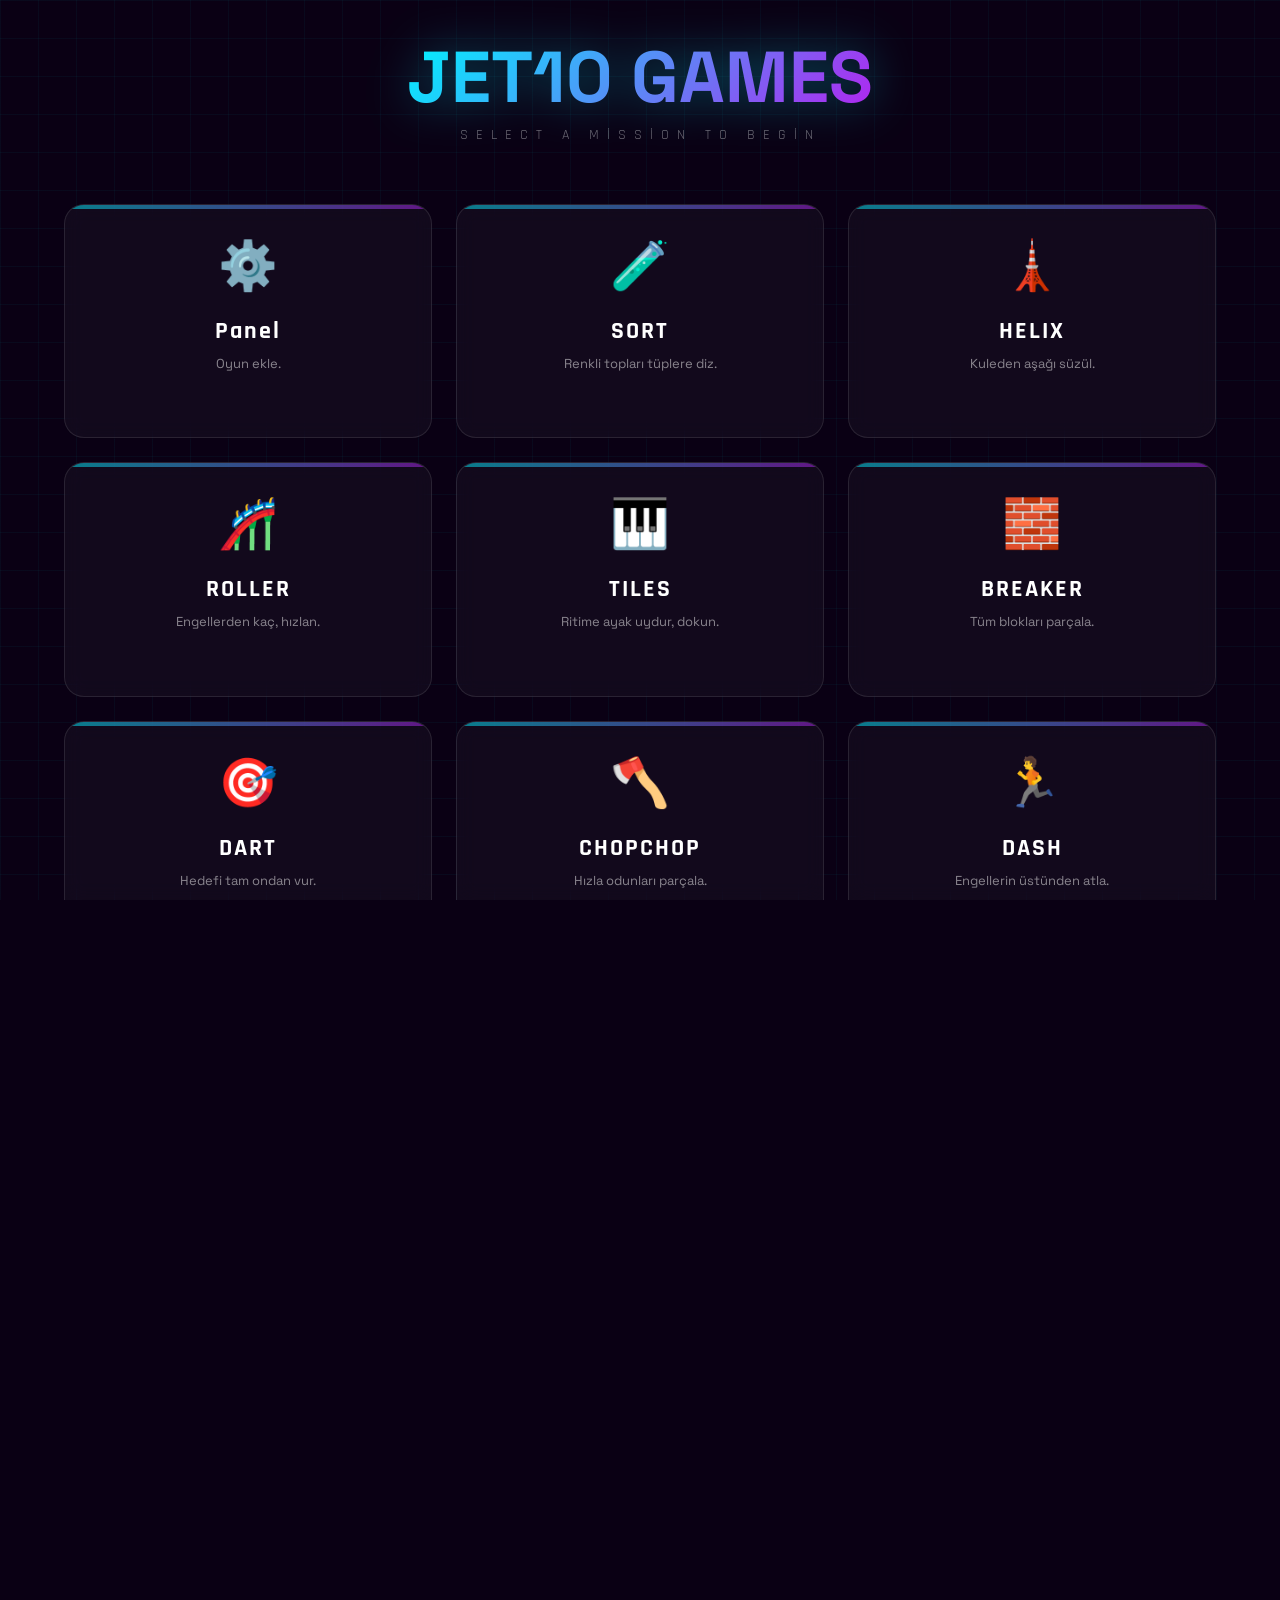
<file: index.html>
<!DOCTYPE html>
<html lang="tr">
<head>
    <meta charset="UTF-8">
    <meta name="viewport" content="width=device-width, initial-scale=1.0, maximum-scale=1.0, user-scalable=no">
    <title>Neon Game Hub</title>
    <link rel="stylesheet" href="shared/neon-shared.css">
    <link rel="stylesheet" href="style.css">
</head>
<body>
    <div class="hub-container">
        <header>
            <h1 class="neon-title">JET10 GAMES</h1>
            <p class="subtitle">Select a mission to begin</p>
        </header>

        <main class="game-grid" id="game-grid">
            <a href="admin_panel/index.html" class="game-card">
                <div class="card-icon">⚙️</div>
                <div class="game-title-card">Panel</div>
                <p class="card-desc">Oyun ekle.</p>
                <div class="play-hint">Veri Ekle</div>
            </a>
            <a href="Sort/index.html" class="game-card">
                <div class="card-icon">🧪</div>
                <div class="game-title-card">SORT</div>
                <p class="card-desc">Renkli topları tüplere diz.</p>
                <div class="play-hint">PLAY NOW</div>
            </a>
            <a href="Helix/index.html" class="game-card">
                <div class="card-icon">🗼</div>
                <div class="game-title-card">HELIX</div>
                <p class="card-desc">Kuleden aşağı süzül.</p>
                <div class="play-hint">PLAY NOW</div>
            </a>
            <a href="Roller/index.html" class="game-card">
                <div class="card-icon">🎢</div>
                <div class="game-title-card">ROLLER</div>
                <p class="card-desc">Engellerden kaç, hızlan.</p>
                <div class="play-hint">PLAY NOW</div>
            </a>
            <a href="Tiles/index.html" class="game-card">
                <div class="card-icon">🎹</div>
                <div class="game-title-card">TILES</div>
                <p class="card-desc">Ritime ayak uydur, dokun.</p>
                <div class="play-hint">PLAY NOW</div>
            </a>
            <a href="Breaker/index.html" class="game-card">
                <div class="card-icon">🧱</div>
                <div class="game-title-card">BREAKER</div>
                <p class="card-desc">Tüm blokları parçala.</p>
                <div class="play-hint">PLAY NOW</div>
            </a>
            <a href="Dart/index.html" class="game-card">
                <div class="card-icon">🎯</div>
                <div class="game-title-card">DART</div>
                <p class="card-desc">Hedefi tam ondan vur.</p>
                <div class="play-hint">PLAY NOW</div>
            </a>
            <a href="ChopChop/index.html" class="game-card">
                <div class="card-icon">🪓</div>
                <div class="game-title-card">CHOPCHOP</div>
                <p class="card-desc">Hızla odunları parçala.</p>
                <div class="play-hint">PLAY NOW</div>
            </a>
            <a href="Dash/index.html" class="game-card">
                <div class="card-icon">🏃</div>
                <div class="game-title-card">DASH</div>
                <p class="card-desc">Engellerin üstünden atla.</p>
                <div class="play-hint">PLAY NOW</div>
            </a>
            <a href="ColorBall/index.html" class="game-card">
                <div class="card-icon">🔄</div>
                <div class="game-title-card">COLORBALL</div>
                <p class="card-desc">Renkleri eşleştir, geç.</p>
                <div class="play-hint">PLAY NOW</div>
            </a>
            <a href="Snake/index.html" class="game-card">
                <div class="card-icon">🐍</div>
                <div class="game-title-card">SNAKE</div>
                <p class="card-desc">Büyü ama kendine çarpma.</p>
                <div class="play-hint">PLAY NOW</div>
            </a>
            <a href="StickMaster/index.html" class="game-card">
                <div class="card-icon">╱</div>
                <div class="game-title-card">STICKMASTER</div>
                <p class="card-desc">Çubuğu uzatmak için basılı tut.</p>
                <div class="play-hint">PLAY NOW</div>
            </a>
            <a href="Tower/index.html" class="game-card">
                <div class="card-icon">🏢</div>
                <div class="game-title-card">TOWER</div>
                <p class="card-desc">Blokları üst üste diz.</p>
                <div class="play-hint">PLAY NOW</div>
            </a>
            <a href="ZigZag/index.html" class="game-card">
                <div class="card-icon">🛣️</div>
                <div class="game-title-card">ZIGZAG</div>
                <p class="card-desc">Yoldan çıkmadan ilerle.</p>
                <div class="play-hint">PLAY NOW</div>
            </a>
        </main>

        <footer>
            <div class="footer-info">
                <span class="version">V 1.2.0</span>
                <span class="status">SYSTEM: ONLINE</span>
            </div>
        </footer>
    </div>

    <!-- Scripts removed, standalone page mode -->
</body>
</html>
</file>
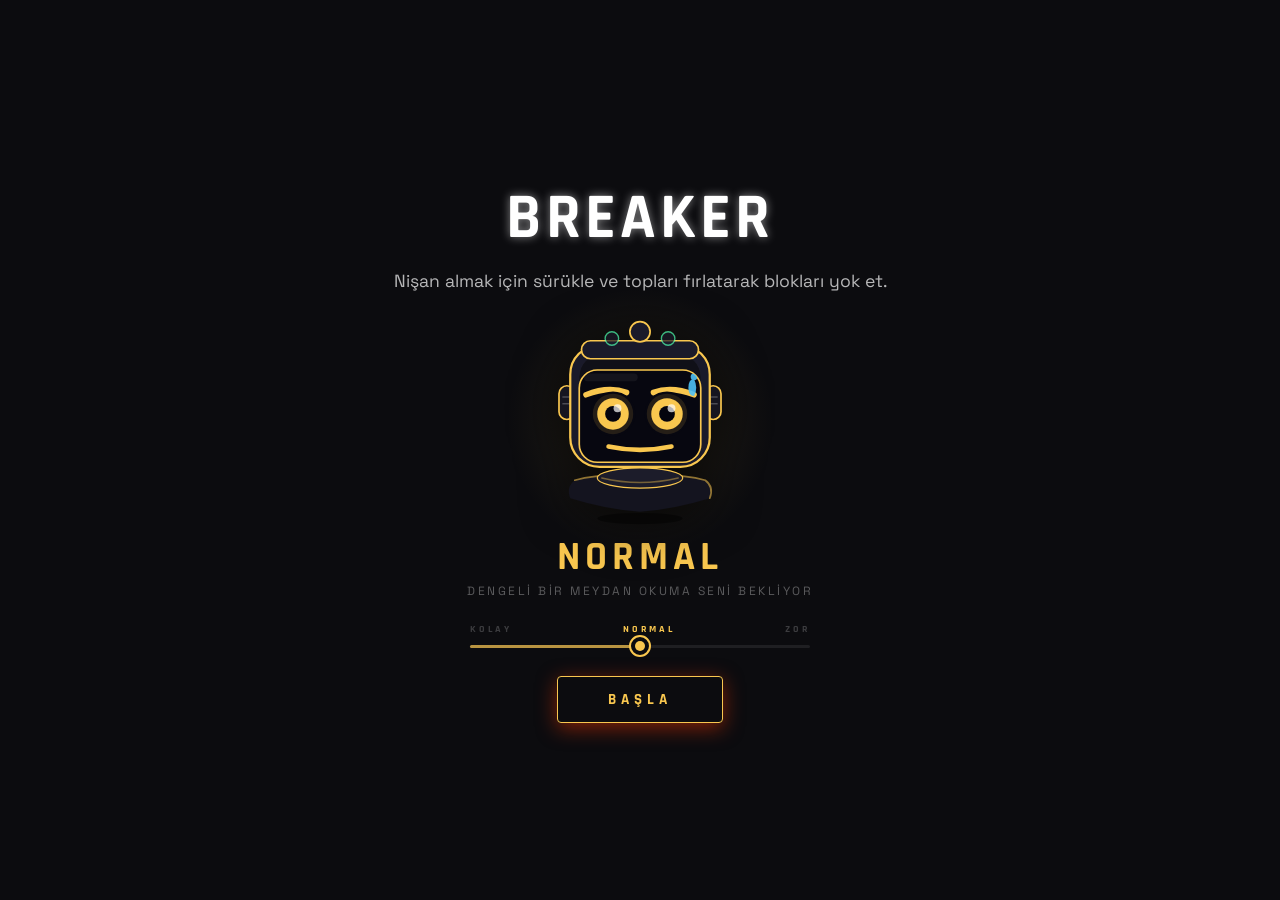
<file: Breaker/index.html>
<!DOCTYPE html>
<html lang="en">
<head>
    <meta charset="UTF-8">
    <meta name="viewport" content="width=device-width, initial-scale=1.0, maximum-scale=1.0, user-scalable=no">
    <title>Neon Breaker</title>
    <link rel="stylesheet" href="style.css">
</head>
<body>
    <div id="game-container">
        <canvas id="game-canvas"></canvas>
    </div>
    
    <div id="ui-layer">
        <div id="hud">
            <div id="score-display">0</div>
        </div>
    </div>
        
    <script src="../shared/neon-menu.js"></script>
    <script src="../shared/neon-shared.js"></script>
    <script src="app.js"></script>
</body>
</html>
</file>
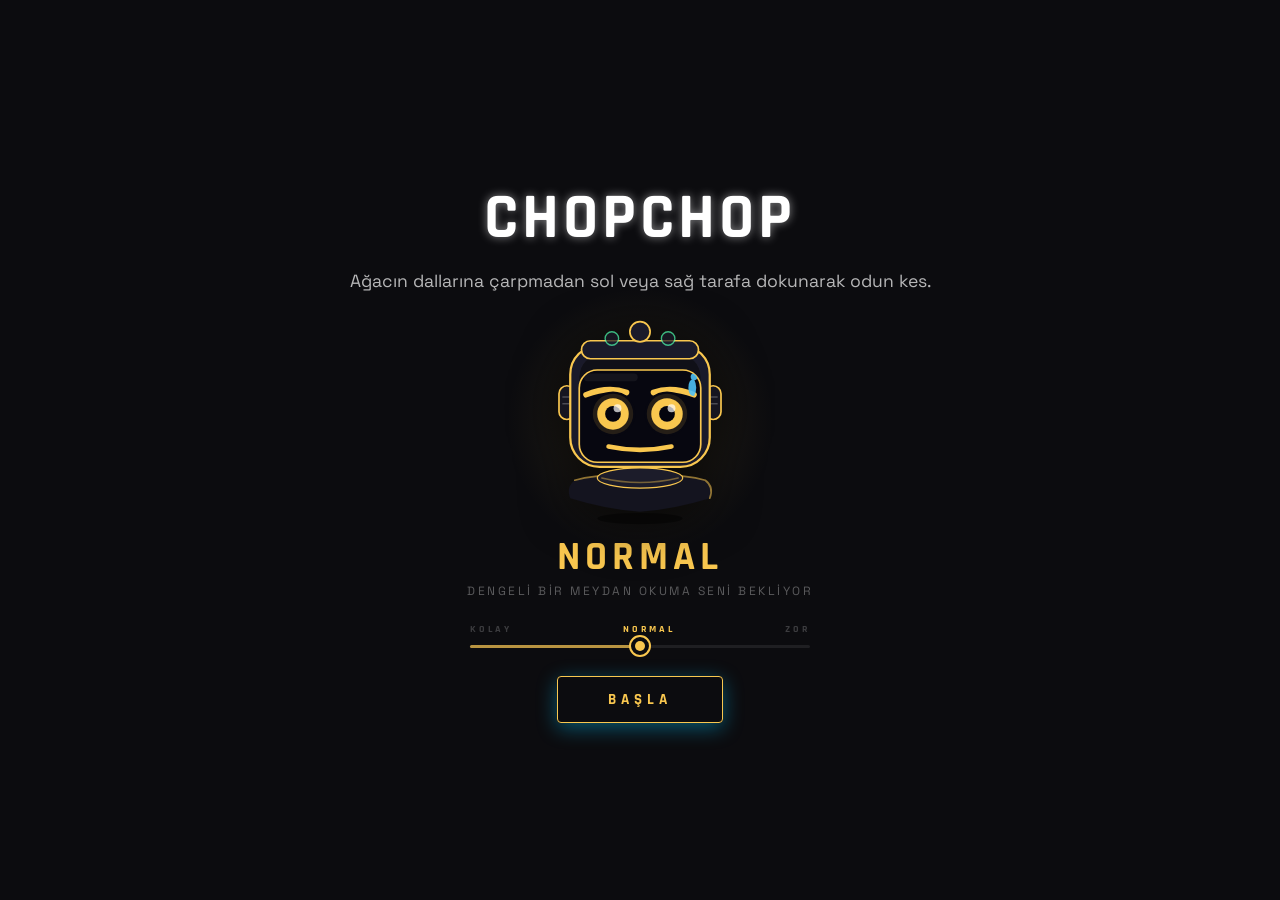
<file: ChopChop/index.html>
<!DOCTYPE html>
<html lang="en">

<head>
    <meta charset="UTF-8">
    <meta name="viewport" content="width=device-width, initial-scale=1.0, maximum-scale=1.0, user-scalable=no">
    <title>Neon Chop</title>
    <link rel="stylesheet" href="style.css">
</head>

<body>
    <div id="game-container">
        <canvas id="game-canvas"></canvas>
    </div>

    <div id="ui-layer">
        <div id="hud">
            <div id="score-display">0</div>
        </div>

        <div id="time-bar-container">
            <div id="time-bar"></div>
        </div>
    </div>

    <div id="left-btn" class="control-btn"></div>
    <div id="right-btn" class="control-btn"></div>

    <script src="../shared/neon-menu.js"></script>
    <script src="../shared/neon-shared.js"></script>
    <script src="app.js"></script>
</body>

</html>
</file>
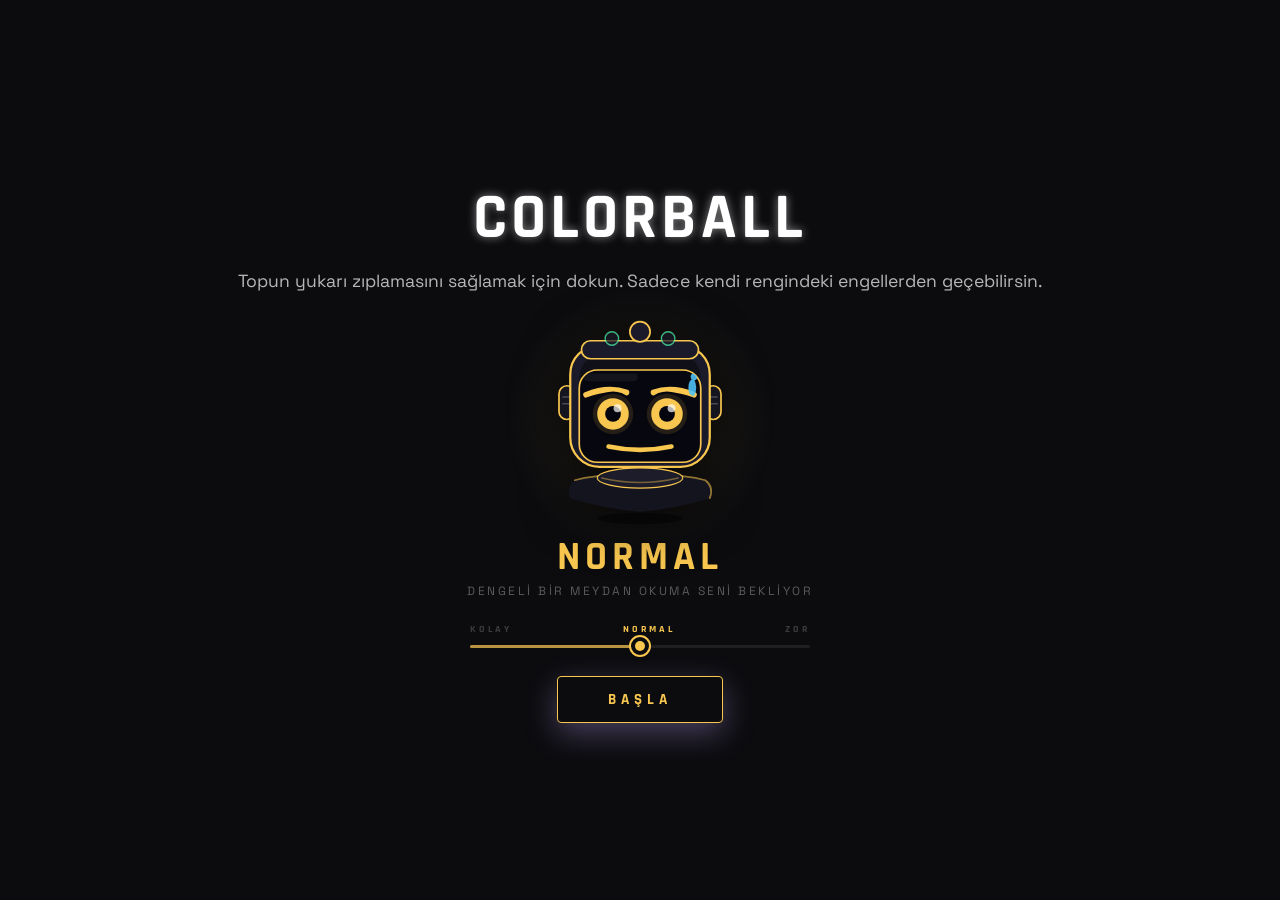
<file: ColorBall/index.html>
<!DOCTYPE html>
<html lang="en">

<head>
    <meta charset="UTF-8">
    <meta name="viewport" content="width=device-width, initial-scale=1.0, maximum-scale=1.0, user-scalable=no">
    <title>Neon Switch</title>
    <link rel="stylesheet" href="style.css">
</head>

<body>
    <div id="game-container">
        <canvas id="game-canvas"></canvas>
    </div>

    <div id="ui-layer">
        <div id="hud">
            <div id="score-display">0</div>
        </div>
    </div>

    <script src="../shared/neon-menu.js"></script>
    <script src="../shared/neon-shared.js"></script>
    <script src="app.js"></script>
</body>

</html>
</file>
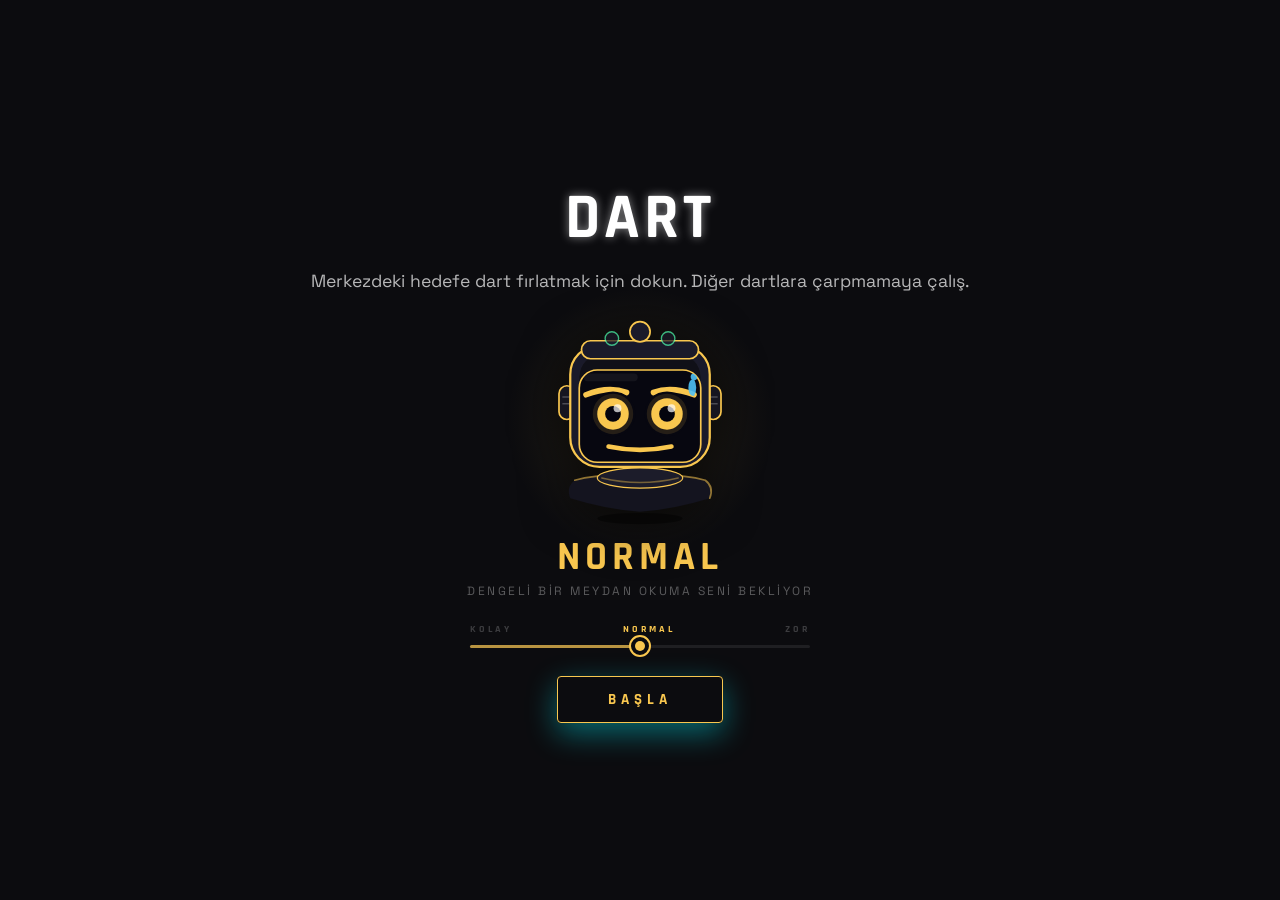
<file: Dart/index.html>
<!DOCTYPE html>
<html lang="en">

<head>
    <meta charset="UTF-8">
    <meta name="viewport" content="width=device-width, initial-scale=1.0, maximum-scale=1.0, user-scalable=no">
    <title>Neon Darts</title>
    <link rel="stylesheet" href="style.css">
</head>

<body>
    <div id="game-container">
        <canvas id="game-canvas"></canvas>
    </div>

    <div id="ui-layer">
        <div id="hud">
            <div class="hud-item">
                <span class="hud-label">LEVEL</span>
                <span class="hud-value" id="level-display">1</span>
            </div>
            <div class="hud-item right">
                <span class="hud-label">SCORE</span>
                <span class="hud-value" id="score-display">0</span>
            </div>
        </div>

        <div id="darts-container"></div>
        <div id="perfect-banner">LEVEL UP!</div>
    </div>

    <script src="../shared/neon-menu.js"></script>
    <script src="../shared/neon-shared.js"></script>
    <script src="app.js"></script>
</body>

</html>
</file>
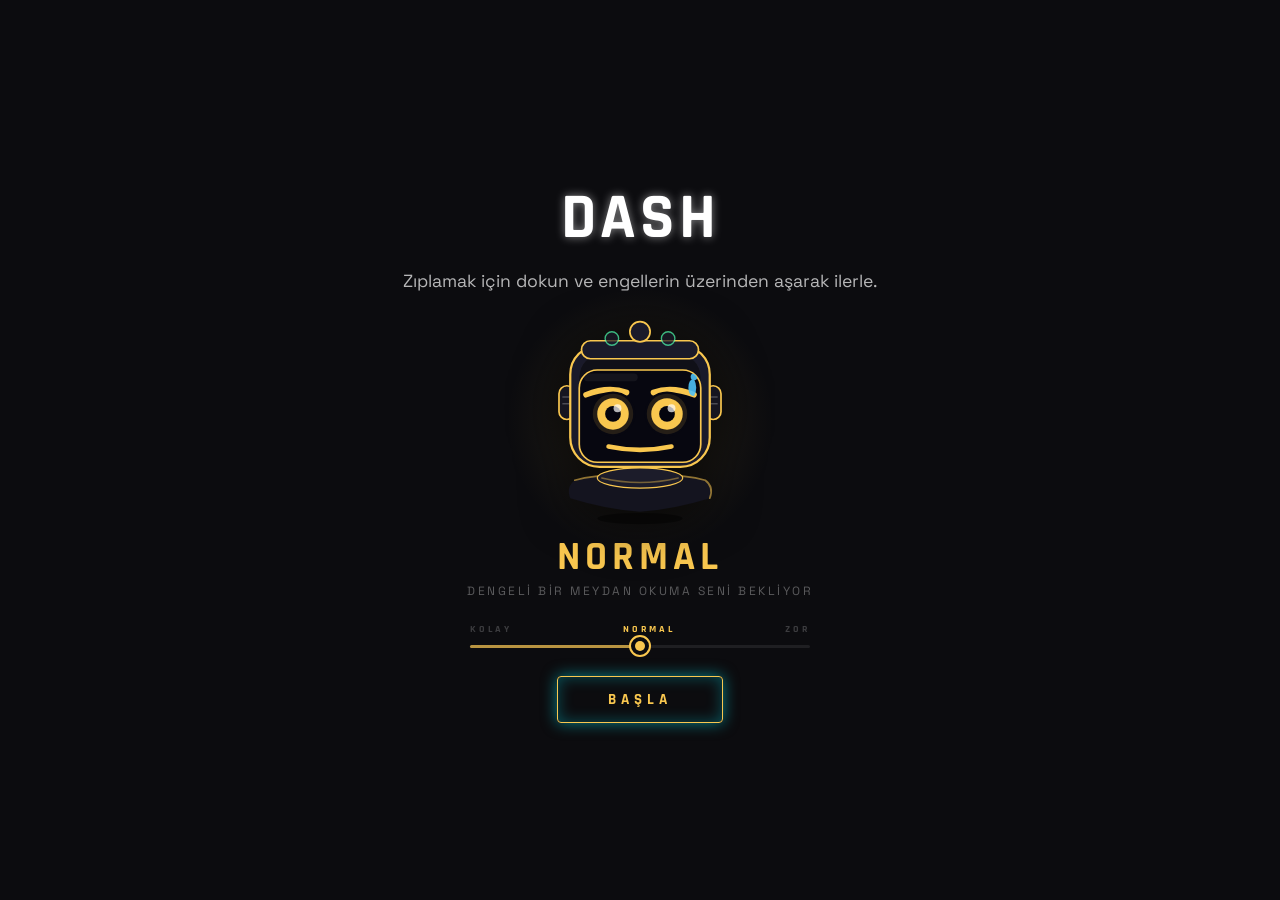
<file: Dash/index.html>
<!DOCTYPE html>
<html lang="en">

<head>
    <meta charset="UTF-8">
    <meta name="viewport" content="width=device-width, initial-scale=1.0, maximum-scale=1.0, user-scalable=no">
    <title>Neon Dash</title>
    <link rel="stylesheet" href="style.css">
</head>

<body>
    <div id="game-container">
        <canvas id="bg-canvas"></canvas>
        <canvas id="game-canvas"></canvas>
    </div>

    <div id="ui-layer">
        <div id="hud">
            <div id="score-display">0</div>
        </div>
    </div>

    <script src="../shared/neon-menu.js"></script>
    <script src="../shared/neon-shared.js"></script>
    <script src="app.js"></script>
</body>

</html>
</file>
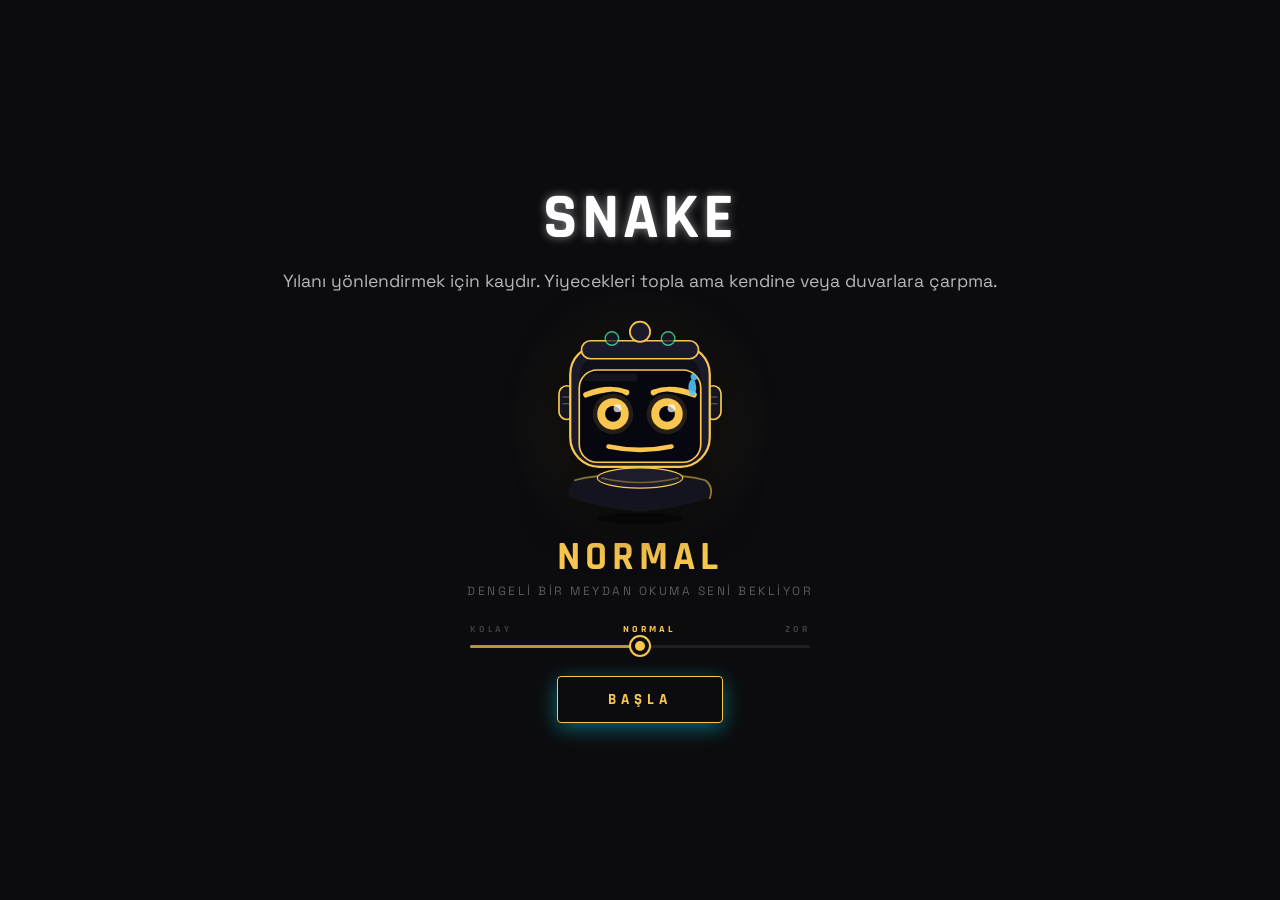
<file: Snake/index.html>
<!DOCTYPE html>
<html lang="en">

<head>
    <meta charset="UTF-8">
    <meta name="viewport" content="width=device-width, initial-scale=1.0, maximum-scale=1.0, user-scalable=no">
    <title>Neon Snake</title>
    <link rel="stylesheet" href="style.css">
</head>

<body>
    <div id="game-container">
        <canvas id="game-canvas"></canvas>
    </div>

    <div id="ui-layer">
        <div id="hud">
            <div id="score-display">0</div>
        </div>

    </div>
    <script src="../shared/neon-menu.js"></script>
    <script src="../shared/neon-shared.js"></script>
    <script src="app.js"></script>
</body>

</html>
</file>
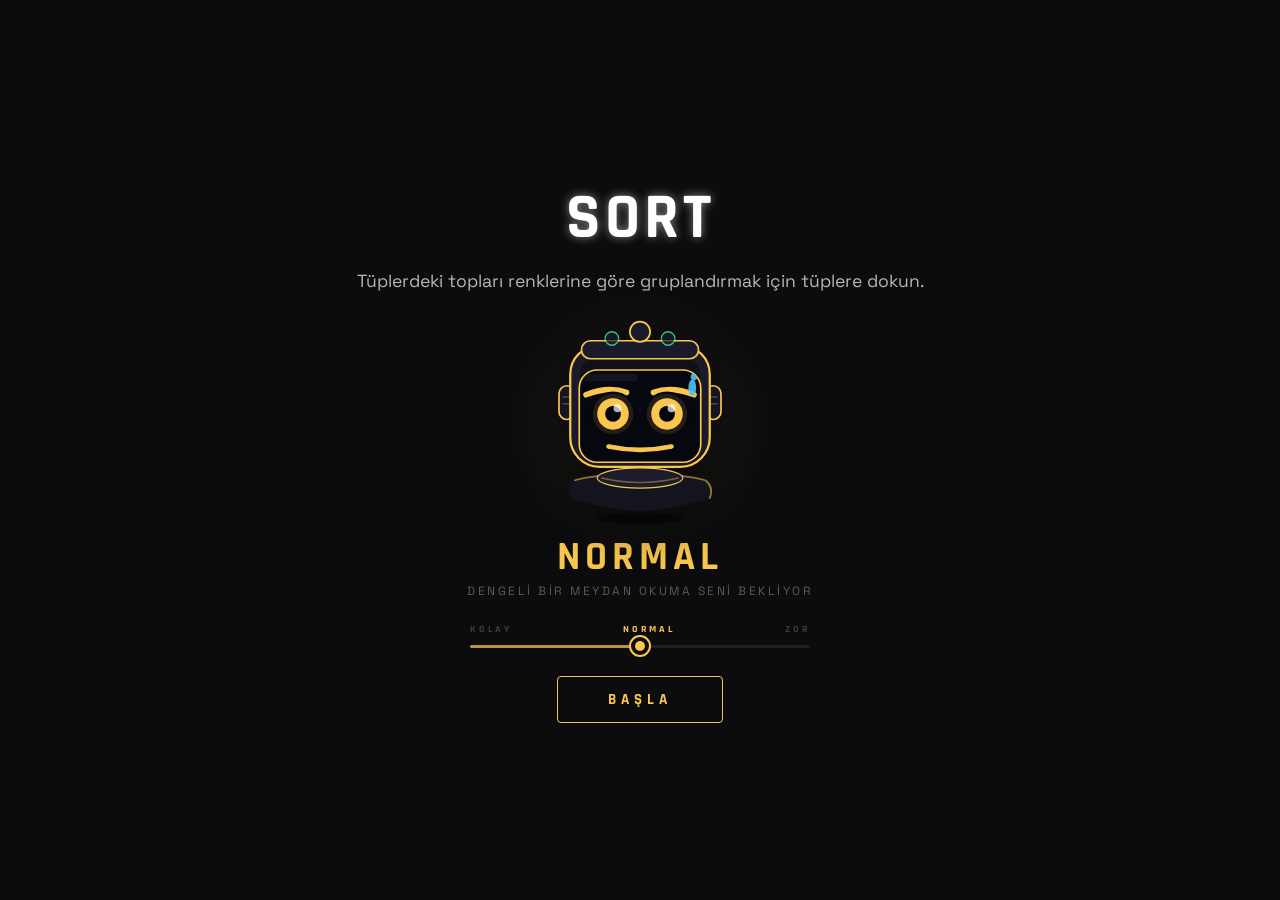
<file: Sort/index.html>
<!DOCTYPE html>
<html lang="en">
<head>
<meta charset="UTF-8">
<meta name="viewport" content="width=device-width, initial-scale=1.0, maximum-scale=1.0, user-scalable=no">
<title>Neon Sort</title>
<link rel="stylesheet" href="style.css">
</head>
<body>
<canvas id="c"></canvas>

<div id="ui">
  <div id="hud">
    <div class="hud-block"><div class="hud-label">LEVEL</div><div class="hud-val" id="h-level">1</div></div>
    <div class="hud-block"><div class="hud-label">MOVES</div><div class="hud-val" id="h-moves">0</div></div>
  </div>



  <div id="win-screen" class="overlay">
    <h2 class="win-title">SORTED!</h2>
    <div class="win-stat" id="win-moves"></div>
    <button id="next-btn" class="btn">NEXT LEVEL</button>
  </div>
</div>

<div id="btns">
  <button id="undo-btn" class="icon-btn" title="Undo">↩</button>
  <button id="restart-btn" class="icon-btn" title="Restart">↺</button>
</div>

<script src="../shared/neon-menu.js"></script>
    <script src="../shared/neon-shared.js"></script>
<script src="app.js"></script>
</body>
</html>
</file>
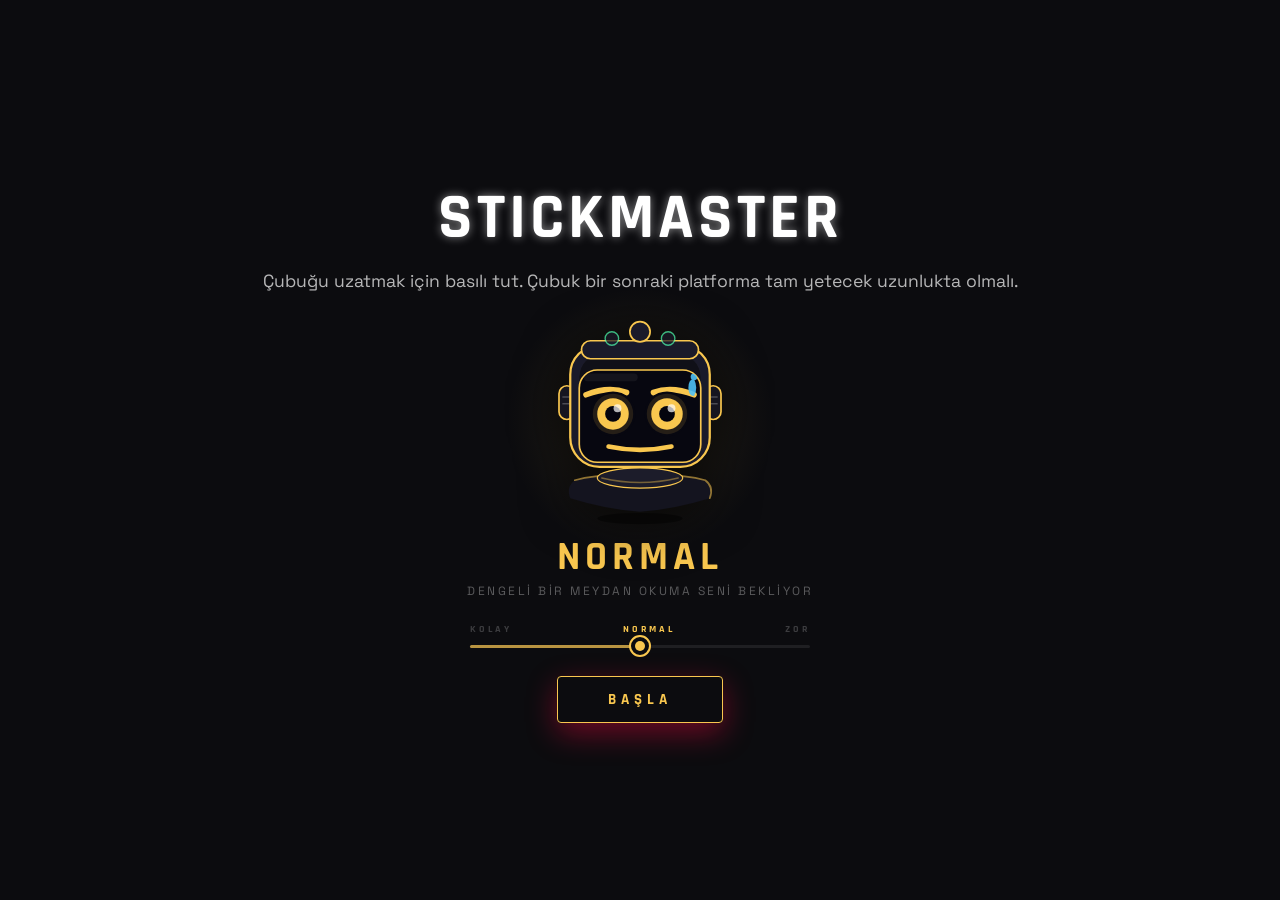
<file: StickMaster/index.html>
<!DOCTYPE html>
<html lang="en">

<head>
    <meta charset="UTF-8">
    <meta name="viewport" content="width=device-width, initial-scale=1.0, maximum-scale=1.0, user-scalable=no">
    <title>Stick Master</title>
    <link rel="stylesheet" href="style.css">
</head>

<body>
    <div id="game-container">
        <canvas id="game-canvas"></canvas>
    </div>

    <div id="ui-layer">
        <div id="score-display">0</div>
        <div id="perfect-display">PERFECT!</div>
    </div>

    <script src="../shared/neon-menu.js"></script>
    <script src="../shared/neon-shared.js"></script>
    <script src="app.js"></script>
</body>

</html>
</file>
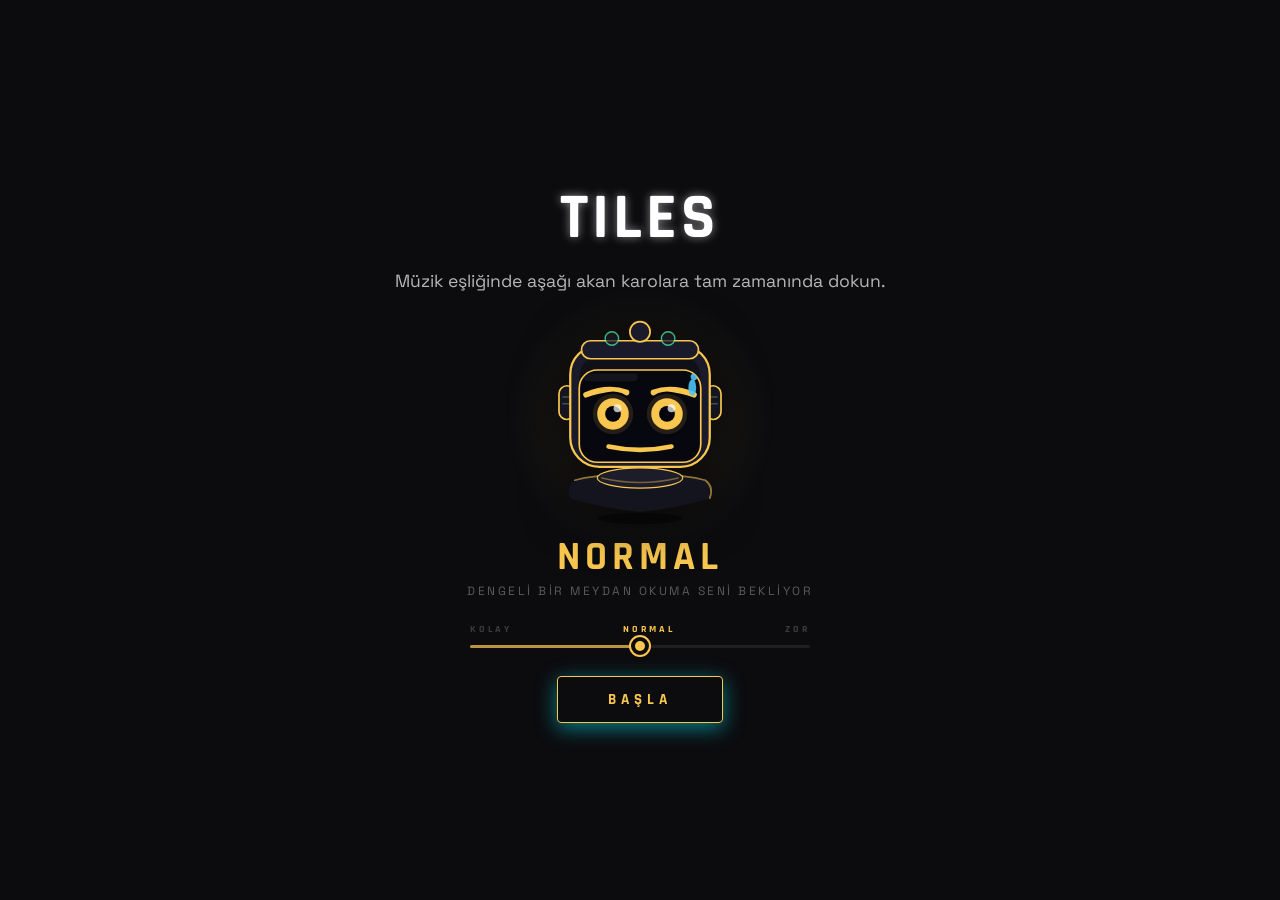
<file: Tiles/index.html>
<!DOCTYPE html>
<html lang="en">

<head>
    <meta charset="UTF-8">
    <meta name="viewport" content="width=device-width, initial-scale=1.0, maximum-scale=1.0, user-scalable=no">
    <title>Neon Tiles</title>
    <link rel="stylesheet" href="style.css">
</head>

<body>
    <div id="game-container">
        <canvas id="game-canvas"></canvas>
    </div>

    <div id="ui-layer">
        <div id="hud">
            <div id="score-display">0</div>
        </div>
    </div>

    <div id="touch-controls">
        <div class="touch-lane" data-lane="0"></div>
        <div class="touch-lane" data-lane="1"></div>
        <div class="touch-lane" data-lane="2"></div>
        <div class="touch-lane" data-lane="3"></div>
    </div>

    <script src="../shared/neon-menu.js"></script>
    <script src="../shared/neon-shared.js"></script>
    <script src="app.js"></script>
</body>

</html>
</file>
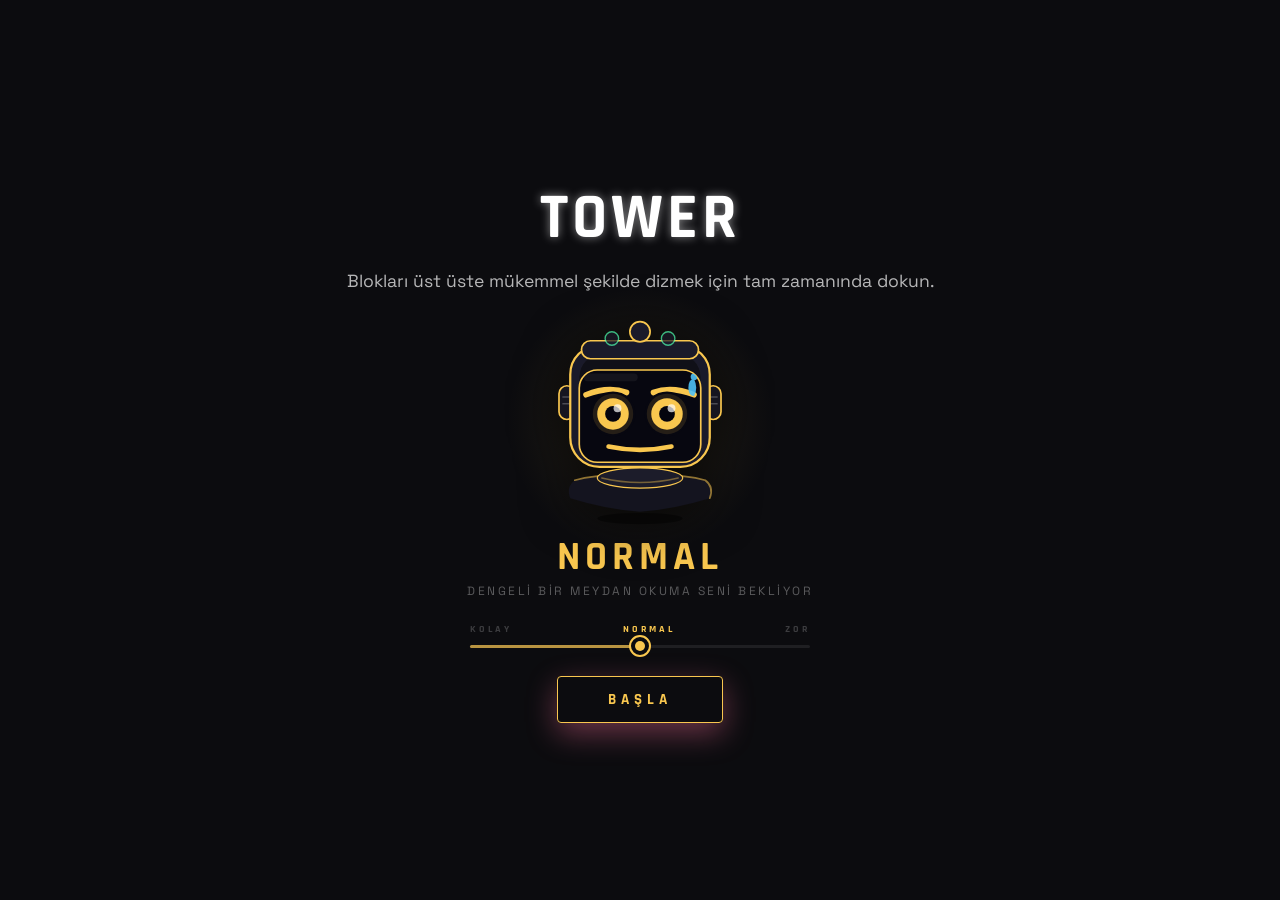
<file: Tower/index.html>
<!DOCTYPE html>
<html lang="en">

<head>
    <meta charset="UTF-8">
    <meta name="viewport" content="width=device-width, initial-scale=1.0, maximum-scale=1.0, user-scalable=no">
    <title>Stack 2D</title>
    <link rel="stylesheet" href="style.css">
</head>

<body>
    <div id="game-container">
        <canvas id="game-canvas"></canvas>
    </div>

    <div id="ui-layer">
        <div id="hud">
            <div class="hud-item">
                <span class="hud-label">SCORE</span>
                <span class="hud-value" id="score-display">0</span>
            </div>
            <div class="hud-item right">
                <span class="hud-label">BEST</span>
                <span class="hud-value" id="hud-best-score">0</span>
            </div>
        </div>

        <div id="combo-display"></div>
        <div id="perfect-banner">PERFECT!</div>
    </div>
    <script src="../shared/neon-menu.js"></script>

    <script src="app.js"></script>
</body>

</html>
</file>
<file: shared/neon-shared.css>
/* neon-shared.css — Common base styles for all Neon games */
@import url('https://fonts.googleapis.com/css2?family=Orbitron:wght@400;700;900&display=swap');

:root {
  --neon-bg:      #0a0014;
  --neon-cyan:    #00f2fe;
  --neon-magenta: #ff2d78;
  --neon-yellow:  #ffe94d;
  --neon-green:   #39ff14;
  --neon-purple:  #b224ef;
  --neon-orange:  #ff7b00;
  --neon-pink:    #ff6eb4;
  --neon-blue:    #4facfe;
  --neon-white:   #ffffff;
  --neon-font:    'Orbitron', monospace;
}

*, *::before, *::after { margin:0; padding:0; box-sizing:border-box; }

body, html {
  width:100%; height:100%; overflow:hidden;
  background: var(--neon-bg);
  font-family: var(--neon-font);
  touch-action: none;
  user-select: none;
  -webkit-user-select: none;
}

/* ── Grid background ── */
body::before {
  content:''; position:fixed; inset:0; pointer-events:none;
  background-image:
    linear-gradient(rgba(0,242,254,.04) 1px, transparent 1px),
    linear-gradient(90deg, rgba(0,242,254,.04) 1px, transparent 1px);
  background-size: 38px 38px;
}

/* ── Shared overlay / screen ── */
.neon-screen {
  position: fixed; inset:0;
  display: flex; flex-direction:column; align-items:center; justify-content:center;
  gap: 16px;
  background: rgba(10,0,20,.82);
  backdrop-filter: blur(14px);
  -webkit-backdrop-filter: blur(14px);
  opacity:0; transform:scale(.93);
  transition: opacity .35s, transform .35s, visibility .35s;
  visibility: hidden;
}
.neon-screen.active {
  opacity:1; transform:scale(1); visibility:visible;
}

/* ── Shared button ── */
.neon-btn {
  padding: 14px 48px;
  border: none; border-radius: 99px;
  font-family: var(--neon-font);
  font-size: clamp(.8rem,3.5vw,1rem);
  font-weight: 700; letter-spacing: 4px;
  color: #fff; cursor: pointer;
  background: linear-gradient(135deg, var(--neon-cyan), var(--neon-purple));
  box-shadow: 0 0 28px rgba(0,242,254,.3);
  transition: transform .15s;
}
.neon-btn:active { transform: scale(.93); }

/* ── Title utility ── */
.neon-title {
  font-size: clamp(2.5rem,12vw,4.5rem);
  font-weight: 900; text-align:center; line-height:1.05;
  background: linear-gradient(135deg, var(--neon-cyan) 0%, var(--neon-purple) 100%);
  -webkit-background-clip: text;
  -webkit-text-fill-color: transparent;
  filter: drop-shadow(0 0 24px rgba(0,242,254,.4));
}

/* ── HUD ── */
.neon-hud {
  position: fixed; top:0; left:0; right:0;
  display:flex; justify-content:space-between;
  padding: 14px 20px; pointer-events:none;
}
.neon-hud-block { display:flex; flex-direction:column; align-items:center; gap:2px; }
.neon-hud-label { font-size:.48rem; letter-spacing:4px; color:rgba(255,255,255,.4); }
.neon-hud-val   { font-size:1.4rem; font-weight:700; color:#fff; text-shadow:0 0 12px var(--neon-cyan); }

/* ── Difficulty badge ── */
.neon-diff-badge {
  position:fixed; bottom:14px; right:16px;
  font-size:.5rem; letter-spacing:3px;
  color:rgba(255,255,255,.3); pointer-events:none;
}
</file>
<file: style.css>
@import url('https://fonts.googleapis.com/css2?family=Rajdhani:wght@500;700&family=Space+Grotesk:wght@400;500;700&display=swap');

:root {
  --c-main: var(--neon-cyan);
  --c-alt: var(--neon-purple);
  --bg-dark: #0a0014;
  --glass: rgba(255, 255, 255, 0.035);
  --glass-border: rgba(255, 255, 255, 0.1);
  --ease: cubic-bezier(.22, 1, .36, 1);
}

body {
  background: var(--bg-dark);
  color: #fff;
  font-family: 'Space Grotesk', sans-serif;
  overflow-y: auto; /* Hub needs to scroll */
}

.hub-container {
  max-width: 1200px;
  margin: 0 auto;
  padding: 40px 24px 100px;
  min-height: 100vh;
  display: flex;
  flex-direction: column;
  align-items: center;
}

header {
  text-align: center;
  margin-bottom: 60px;
}

.subtitle {
  font-family: 'Rajdhani', sans-serif;
  font-size: 14px;
  letter-spacing: 8px;
  text-transform: uppercase;
  color: rgba(255, 255, 255, 0.4);
  margin-top: 10px;
}

/* ── Game Grid ── */
.game-grid {
  display: grid;
  grid-template-columns: repeat(auto-fill, minmax(280px, 1fr));
  gap: 24px;
  width: 100%;
}

.game-card {
  position: relative;
  background: var(--glass);
  border: 1px solid var(--glass-border);
  border-radius: 20px;
  padding: 30px;
  cursor: pointer;
  overflow: hidden;
  transition: all 0.4s var(--ease);
  display: flex;
  flex-direction: column;
  align-items: center;
  justify-content: center;
  text-align: center;
  backdrop-filter: blur(10px);
  -webkit-backdrop-filter: blur(10px);
  text-decoration: none;
  color: inherit;
  outline: none;
}

.game-card:hover {
  transform: translateY(-8px);
  background: rgba(255, 255, 255, 0.07);
  border-color: var(--c-main);
  box-shadow: 0 10px 40px -10px rgba(0, 242, 254, 0.2);
}

.game-card::before {
  content: '';
  position: absolute;
  top: 0; left: 0; width: 100%; height: 4px;
  background: linear-gradient(90deg, var(--c-main), var(--c-alt));
  opacity: 0.5;
}

.card-icon {
  font-size: 48px;
  margin-bottom: 20px;
  transition: transform 0.4s var(--ease);
}

.game-card:hover .card-icon {
  transform: scale(1.15) rotate(5deg);
}

.game-title-card {
  font-family: 'Rajdhani', sans-serif;
  font-size: 24px;
  font-weight: 700;
  letter-spacing: 2px;
  margin-bottom: 8px;
  color: #fff;
}

.card-desc {
  font-size: 13px;
  color: rgba(255, 255, 255, 0.5);
  line-height: 1.5;
}

.play-hint {
  margin-top: 20px;
  font-family: 'Rajdhani', sans-serif;
  font-size: 11px;
  letter-spacing: 4px;
  color: var(--c-main);
  opacity: 0;
  transform: translateY(10px);
  transition: all 0.3s var(--ease);
}

.game-card:hover .play-hint {
  opacity: 1;
  transform: translateY(0);
}

/* ── Footer ── */
footer {
  width: 100%;
  margin-top: auto;
  padding-top: 40px;
  border-top: 1px solid rgba(255, 255, 255, 0.05);
}

.footer-info {
  display: flex;
  justify-content: space-between;
  font-family: 'Rajdhani', sans-serif;
  font-size: 11px;
  letter-spacing: 2px;
  color: rgba(255, 255, 255, 0.2);
}
</file>
<file: Breaker/style.css>
@import url('https://fonts.googleapis.com/css2?family=Chakra+Petch:wght@400;600;700&display=swap');

* {
    margin: 0;
    padding: 0;
    box-sizing: border-box;
}

body, html {
    width: 100%;
    height: 100%;
    overflow: hidden;
    background-color: #0b0213;
    font-family: 'Chakra Petch', sans-serif;
    touch-action: none;
    -webkit-touch-callout: none;
    -webkit-user-select: none;
    user-select: none;
}

#game-container {
    position: absolute;
    top: 0;
    left: 0;
    width: 100%;
    height: 100%;
    z-index: 1;
}

canvas {
    display: block;
    width: 100%;
    height: 100%;
}

#ui-layer {
    position: absolute;
    top: 0;
    left: 0;
    width: 100%;
    height: 100%;
    z-index: 10;
    pointer-events: none;
    display: flex;
    flex-direction: column;
    justify-content: center;
    align-items: center;
}

#hud {
    position: absolute;
    top: 20px;
    width: 100%;
    text-align: center;
    opacity: 0;
    transition: opacity 0.3s;
}
#hud.visible { opacity: 1; }

#score-display {
    font-size: 5rem;
    font-weight: 700;
    line-height: 1;
    color: #fff;
    text-shadow: 0 4px 15px rgba(255, 0, 128, 0.6);
}

.screen {
    position: absolute;
    display: flex;
    flex-direction: column;
    align-items: center;
    justify-content: center;
    width: 85%;
    max-width: 320px;
    padding: 40px 20px;
    background: rgba(11, 2, 19, 0.8);
    backdrop-filter: blur(15px);
    -webkit-backdrop-filter: blur(15px);
    border-radius: 15px;
    border: 1px solid rgba(255, 0, 128, 0.3);
    box-shadow: 0 10px 40px rgba(255, 0, 128, 0.2);
    pointer-events: auto;
    
    opacity: 0;
    transform: translateY(30px) scale(0.95);
    transition: all 0.4s cubic-bezier(0.175, 0.885, 0.32, 1.275);
    visibility: hidden;
}

.screen.active {
    opacity: 1;
    transform: translateY(0) scale(1);
    visibility: visible;
}

.game-title {
    font-size: 4rem;
    font-weight: 700;
    line-height: 0.9;
    margin-bottom: 5px;
    text-align: center;
    color: #fff;
    background: linear-gradient(135deg, #ff0844 0%, #ffb199 100%);
    -webkit-background-clip: text;
    -webkit-text-fill-color: transparent;
    text-shadow: 0px 5px 20px rgba(255, 8, 68, 0.4);
}

.hint {
    color: rgba(255,255,255,0.7);
    font-size: 1.1rem;
    font-weight: 600;
    letter-spacing: 3px;
    margin-bottom: 30px;
}

.score-summary {
    color: white;
    font-size: 1.3rem;
    font-weight: 600;
    margin-bottom: 25px;
    text-align: center;
    line-height: 1.3;
}

button {
    background: linear-gradient(135deg, #f83600 0%, #f9d423 100%);
    color: #fff;
    border: none;
    padding: 12px 40px;
    font-size: 1.6rem;
    font-weight: 700;
    border-radius: 30px;
    cursor: pointer;
    box-shadow: 0 5px 20px rgba(248, 54, 0, 0.5);
    transition: transform 0.2s;
    outline: none;
    font-family: 'Chakra Petch', sans-serif;
}

button:active {
    transform: scale(0.9);
}

h2 {
    color: #00f2fe;
    font-size: 2.8rem;
    line-height: 1;
    margin-bottom: 20px;
    font-weight: 700;
    text-shadow: 0 0 15px rgba(0, 242, 254, 0.5);
}
</file>
<file: ChopChop/style.css>
@import url('https://fonts.googleapis.com/css2?family=Outfit:wght@400;700;900&display=swap');

* {
    margin: 0;
    padding: 0;
    box-sizing: border-box;
}

body, html {
    width: 100%;
    height: 100%;
    overflow: hidden;
    background-color: #110e1b;
    font-family: 'Outfit', sans-serif;
    touch-action: none;
    -webkit-touch-callout: none;
    -webkit-user-select: none;
    user-select: none;
}

#game-container {
    position: absolute;
    top: 0;
    left: 0;
    width: 100%;
    height: 100%;
    z-index: 1;
}

canvas {
    display: block;
    width: 100%;
    height: 100%;
}

.control-btn {
    position: absolute;
    top: 0;
    height: 100%;
    width: 50%;
    z-index: 5;
}
#left-btn { left: 0; }
#right-btn { right: 0; }

#ui-layer {
    position: absolute;
    top: 0;
    left: 0;
    width: 100%;
    height: 100%;
    z-index: 10;
    pointer-events: none;
    display: flex;
    flex-direction: column;
    justify-content: center;
    align-items: center;
}

#hud {
    position: absolute;
    top: 80px;
    width: 100%;
    text-align: center;
    opacity: 0;
    transition: opacity 0.3s;
}
#hud.visible { opacity: 1; }

#score-display {
    font-size: 6rem;
    font-weight: 900;
    color: rgba(255, 255, 255, 0.4);
    text-shadow: 0 4px 15px rgba(0,0,0,0.5);
}

#time-bar-container {
    position: absolute;
    top: 20px;
    width: 60%;
    height: 20px;
    background: rgba(255, 255, 255, 0.1);
    border-radius: 10px;
    border: 2px solid rgba(255,255,255,0.2);
    overflow: hidden;
    opacity: 0;
    transition: opacity 0.3s;
}
#time-bar-container.visible { opacity: 1; }

#time-bar {
    width: 50%;
    height: 100%;
    background: linear-gradient(90deg, #ff0844 0%, #ffb199 100%);
    box-shadow: 0 0 10px #ff0844;
}

.screen {
    position: absolute;
    display: flex;
    flex-direction: column;
    align-items: center;
    justify-content: center;
    width: 85%;
    max-width: 320px;
    padding: 40px 20px;
    background: rgba(17, 14, 27, 0.6);
    backdrop-filter: blur(20px);
    -webkit-backdrop-filter: blur(20px);
    border-radius: 20px;
    border: 1px solid rgba(255, 255, 255, 0.1);
    box-shadow: 0 10px 40px rgba(0, 0, 0, 0.8);
    pointer-events: auto;
    
    opacity: 0;
    transform: translateY(30px) scale(0.95);
    transition: all 0.4s cubic-bezier(0.175, 0.885, 0.32, 1.275);
    visibility: hidden;
}

.screen.active {
    opacity: 1;
    transform: translateY(0) scale(1);
    visibility: visible;
}

.game-title {
    font-size: 4rem;
    font-weight: 900;
    line-height: 0.9;
    margin-bottom: 5px;
    text-align: center;
    color: #fff;
    background: linear-gradient(135deg, #a18cd1 0%, #fbc2eb 100%);
    -webkit-background-clip: text;
    -webkit-text-fill-color: transparent;
    text-shadow: 0px 5px 20px rgba(161, 140, 209, 0.4);
}

.hint {
    color: rgba(255,255,255,0.7);
    font-size: 0.8rem;
    font-weight: 700;
    letter-spacing: 5px;
    margin-bottom: 30px;
}

.score-summary {
    color: white;
    font-size: 1.1rem;
    font-weight: 700;
    margin-bottom: 25px;
    text-align: center;
    line-height: 1.5;
}

button {
    background: linear-gradient(135deg, #00c6ff 0%, #0072ff 100%);
    color: white;
    border: none;
    padding: 15px 45px;
    font-size: 1.2rem;
    font-weight: 900;
    border-radius: 30px;
    cursor: pointer;
    box-shadow: 0 5px 20px rgba(0, 198, 255, 0.4);
    transition: transform 0.2s;
    outline: none;
    letter-spacing: 1px;
}

button:active {
    transform: scale(0.9);
}

h2 {
    color: #ff0844;
    font-size: 2.5rem;
    margin-bottom: 20px;
    font-weight: 900;
    text-transform: uppercase;
    text-shadow: 0 0 15px rgba(255, 8, 68, 0.6);
}
</file>
<file: ColorBall/style.css>
@import url('https://fonts.googleapis.com/css2?family=Poppins:wght@400;700;900&display=swap');

* {
    margin: 0;
    padding: 0;
    box-sizing: border-box;
}

body, html {
    width: 100%;
    height: 100%;
    overflow: hidden;
    background-color: #121212;
    font-family: 'Poppins', sans-serif;
    touch-action: none;
    -webkit-touch-callout: none;
    -webkit-user-select: none;
    user-select: none;
}

#game-container {
    position: absolute;
    top: 0;
    left: 0;
    width: 100%;
    height: 100%;
    z-index: 1;
}

canvas {
    display: block;
    width: 100%;
    height: 100%;
}

#ui-layer {
    position: absolute;
    top: 0;
    left: 0;
    width: 100%;
    height: 100%;
    z-index: 10;
    pointer-events: none;
    display: flex;
    flex-direction: column;
    justify-content: center;
    align-items: center;
}

#hud {
    position: absolute;
    top: 30px;
    width: 100%;
    text-align: center;
    opacity: 0;
    transition: opacity 0.3s;
}
#hud.visible { opacity: 1; }

#score-display {
    font-size: 5rem;
    font-weight: 900;
    color: #fff;
    text-shadow: 0 4px 20px rgba(0,0,0,0.8);
}

.screen {
    position: absolute;
    display: flex;
    flex-direction: column;
    align-items: center;
    justify-content: center;
    width: 85%;
    max-width: 320px;
    padding: 40px 20px;
    background: rgba(18, 18, 18, 0.8);
    backdrop-filter: blur(20px);
    -webkit-backdrop-filter: blur(20px);
    border-radius: 30px;
    border: 2px solid rgba(255, 255, 255, 0.1);
    box-shadow: 0 20px 60px rgba(0, 0, 0, 0.8);
    pointer-events: auto;
    
    opacity: 0;
    transform: translateY(30px) scale(0.95);
    transition: all 0.4s cubic-bezier(0.175, 0.885, 0.32, 1.275);
    visibility: hidden;
}

.screen.active {
    opacity: 1;
    transform: translateY(0) scale(1);
    visibility: visible;
}

.game-title {
    font-size: 4.5rem;
    font-weight: 900;
    line-height: 0.9;
    margin-bottom: 20px;
    text-align: center;
    color: #fff;
    background: linear-gradient(135deg, #00f2fe 0%, #4facfe 100%);
    -webkit-background-clip: text;
    -webkit-text-fill-color: transparent;
    text-shadow: 0px 5px 20px rgba(0, 242, 254, 0.5);
}

.hint {
    color: rgba(255,255,255,0.7);
    font-size: 0.9rem;
    font-weight: 700;
    letter-spacing: 5px;
    margin-bottom: 30px;
}

.score-summary {
    color: white;
    font-size: 1.2rem;
    font-weight: 700;
    margin-bottom: 30px;
    text-align: center;
    line-height: 1.5;
}

button {
    background: linear-gradient(135deg, #a18cd1 0%, #fbc2eb 100%);
    color: #121212;
    border: none;
    padding: 15px 50px;
    font-size: 1.2rem;
    font-weight: 900;
    border-radius: 40px;
    cursor: pointer;
    box-shadow: 0 10px 30px rgba(161, 140, 209, 0.4);
    transition: transform 0.2s;
    outline: none;
    letter-spacing: 2px;
}

button:active {
    transform: scale(0.9);
}

h2 {
    color: white;
    font-size: 2.5rem;
    margin-bottom: 20px;
    font-weight: 900;
    text-shadow: 0 0 15px rgba(255, 255, 255, 0.5);
}
</file>
<file: Dart/style.css>
@import url('https://fonts.googleapis.com/css2?family=Montserrat:wght@400;700;900&display=swap');

* {
    margin: 0;
    padding: 0;
    box-sizing: border-box;
}

body, html {
    width: 100%;
    height: 100%;
    overflow: hidden;
    background-color: #050510;
    font-family: 'Montserrat', sans-serif;
    touch-action: none;
    -webkit-touch-callout: none;
    -webkit-user-select: none;
    user-select: none;
}

#game-container {
    position: absolute;
    top: 0;
    left: 0;
    width: 100%;
    height: 100%;
    z-index: 1;
}

canvas {
    display: block;
    width: 100%;
    height: 100%;
}

#ui-layer {
    position: absolute;
    top: 0;
    left: 0;
    width: 100%;
    height: 100%;
    z-index: 10;
    pointer-events: none;
    display: flex;
    flex-direction: column;
    justify-content: center;
    align-items: center;
}

#hud {
    position: absolute;
    top: 30px;
    left: 30px;
    right: 30px;
    display: flex;
    justify-content: space-between;
    opacity: 0;
    transition: opacity 0.5s;
}

#hud.visible {
    opacity: 1;
}

.hud-item {
    display: flex;
    flex-direction: column;
}

.hud-item.right {
    align-items: flex-end;
}

.hud-label {
    font-size: 0.9rem;
    font-weight: 700;
    color: rgba(255,255,255,0.5);
    letter-spacing: 3px;
}

.hud-value {
    font-size: 3.5rem;
    font-weight: 900;
    color: #fff;
    line-height: 1;
}

#darts-container {
    position: absolute;
    bottom: 30px;
    left: 30px;
    display: flex;
    flex-direction: column-reverse;
    gap: 10px;
}
.dart-dot {
    width: 8px;
    height: 25px;
    background: #00f2fe;
    border-radius: 4px;
    box-shadow: 0 0 10px #00f2fe;
    transition: all 0.3s;
}
.dart-dot.used {
    background: rgba(255,255,255,0.1);
    box-shadow: none;
}

#perfect-banner {
    position: absolute;
    top: 35%;
    font-size: 3rem;
    font-weight: 900;
    color: #fff;
    text-shadow: 0 0 20px rgba(255, 255, 255, 0.8), 0 0 40px #f0f;
    opacity: 0;
    transform: scale(0.5);
    transition: all 0.3s cubic-bezier(0.175, 0.885, 0.32, 1.275);
}

#perfect-banner.show {
    opacity: 1;
    transform: scale(1);
}

.screen {
    position: absolute;
    display: flex;
    flex-direction: column;
    align-items: center;
    justify-content: center;
    width: 90%;
    max-width: 350px;
    padding: 40px 20px;
    background: rgba(255, 255, 255, 0.03);
    backdrop-filter: blur(30px);
    -webkit-backdrop-filter: blur(30px);
    border-radius: 40px;
    border: 1px solid rgba(255, 255, 255, 0.1);
    box-shadow: 0 20px 80px rgba(0, 0, 0, 0.8);
    pointer-events: auto;
    
    opacity: 0;
    transform: translateY(50px) scale(0.95);
    transition: opacity 0.5s ease, transform 0.5s cubic-bezier(0.175, 0.885, 0.32, 1.275), visibility 0.5s;
    visibility: hidden;
}

.screen.active {
    opacity: 1;
    transform: translateY(0) scale(1);
    visibility: visible;
}

.game-title {
    font-size: 4.5rem;
    font-weight: 900;
    line-height: 0.9;
    margin-bottom: 5px;
    text-align: center;
    color: #fff;
    background: linear-gradient(135deg, #f093fb 0%, #f5576c 100%);
    -webkit-background-clip: text;
    -webkit-text-fill-color: transparent;
    text-shadow: 0 0 30px rgba(245, 87, 108, 0.4);
}

.hint {
    color: rgba(255,255,255,0.7);
    font-size: 0.9rem;
    font-weight: 700;
    letter-spacing: 4px;
    margin-bottom: 30px;
}

.score-summary {
    color: white;
    font-size: 1.2rem;
    font-weight: 700;
    margin-bottom: 30px;
    text-align: center;
    line-height: 1.6;
}

button {
    background: linear-gradient(135deg, #4facfe 0%, #00f2fe 100%);
    color: #0b1a2e;
    border: none;
    padding: 15px 50px;
    font-size: 1.3rem;
    font-weight: 900;
    border-radius: 40px;
    cursor: pointer;
    box-shadow: 0 10px 30px rgba(0, 242, 254, 0.4);
    transition: transform 0.2s;
    outline: none;
    letter-spacing: 2px;
}

button:active {
    transform: scale(0.9);
}

h2 {
    color: white;
    font-size: 3rem;
    margin-bottom: 20px;
    font-weight: 900;
    text-transform: uppercase;
}
</file>
<file: Dash/style.css>
@import url('https://fonts.googleapis.com/css2?family=Orbitron:wght@400;700;900&display=swap');

* {
    margin: 0;
    padding: 0;
    box-sizing: border-box;
}

body, html {
    width: 100%;
    height: 100%;
    overflow: hidden;
    background-color: #090014;
    font-family: 'Orbitron', sans-serif;
    touch-action: none;
    -webkit-touch-callout: none;
    -webkit-user-select: none;
    user-select: none;
}

#game-container {
    position: absolute;
    top: 0;
    left: 0;
    width: 100%;
    height: 100%;
    z-index: 1;
}

canvas {
    position: absolute;
    top: 0;
    left: 0;
    display: block;
    width: 100%;
    height: 100%;
}

#bg-canvas { z-index: 1; }
#game-canvas { z-index: 2; }

#ui-layer {
    position: absolute;
    top: 0;
    left: 0;
    width: 100%;
    height: 100%;
    z-index: 10;
    pointer-events: none;
    display: flex;
    flex-direction: column;
    justify-content: center;
    align-items: center;
}

#hud {
    position: absolute;
    top: 30px;
    width: 100%;
    text-align: center;
    opacity: 0;
    transition: opacity 0.5s;
}
#hud.visible { opacity: 1; }

#score-display {
    font-size: 5rem;
    font-weight: 900;
    color: #fff;
    text-shadow: 0 0 20px #00f2fe, 0 0 40px #4facfe;
}

.screen {
    position: absolute;
    display: flex;
    flex-direction: column;
    align-items: center;
    justify-content: center;
    width: 85%;
    max-width: 350px;
    padding: 50px 20px;
    background: rgba(9, 0, 20, 0.7);
    backdrop-filter: blur(25px);
    -webkit-backdrop-filter: blur(25px);
    border-radius: 20px;
    border: 2px solid #b300ff;
    box-shadow: 0 0 50px rgba(179, 0, 255, 0.4), inset 0 0 20px rgba(179, 0, 255, 0.2);
    pointer-events: auto;
    
    opacity: 0;
    transform: translateY(40px) scale(0.9);
    transition: all 0.5s cubic-bezier(0.175, 0.885, 0.32, 1.275);
    visibility: hidden;
}

.screen.active {
    opacity: 1;
    transform: translateY(0) scale(1);
    visibility: visible;
}

.game-title {
    font-size: 4.5rem;
    font-weight: 900;
    line-height: 0.9;
    margin-bottom: 20px;
    text-align: center;
    color: #fff;
    text-shadow: 0 0 10px #f0f, 0 0 20px #f0f, 0 0 40px #f0f;
}

.hint {
    color: #00f2fe;
    font-size: 1rem;
    font-weight: 700;
    letter-spacing: 6px;
    margin-bottom: 40px;
    text-shadow: 0 0 10px #00f2fe;
}

.score-summary {
    color: white;
    font-size: 1.2rem;
    font-weight: 700;
    margin-bottom: 30px;
    text-align: center;
    line-height: 1.8;
    text-shadow: 0 0 10px #fff;
}

button {
    background: #090014;
    color: #00f2fe;
    border: 2px solid #00f2fe;
    padding: 15px 50px;
    font-size: 1.3rem;
    font-weight: 900;
    border-radius: 5px;
    cursor: pointer;
    box-shadow: 0 0 15px rgba(0, 242, 254, 0.5), inset 0 0 15px rgba(0, 242, 254, 0.3);
    transition: all 0.2s;
    outline: none;
    letter-spacing: 2px;
    font-family: 'Orbitron', sans-serif;
}

button:active {
    transform: scale(0.9);
    background: #00f2fe;
    color: #090014;
}

h2 {
    color: #ff0055;
    font-size: 3rem;
    margin-bottom: 30px;
    font-weight: 900;
    text-transform: uppercase;
    text-shadow: 0 0 20px #ff0055;
}
</file>
<file: Snake/style.css>
@import url('https://fonts.googleapis.com/css2?family=Teko:wght@400;600;700&display=swap');

* {
    margin: 0;
    padding: 0;
    box-sizing: border-box;
}

body, html {
    width: 100%;
    height: 100%;
    overflow: hidden;
    background-color: #07090f;
    font-family: 'Teko', sans-serif;
    touch-action: none;
    -webkit-touch-callout: none;
    -webkit-user-select: none;
    user-select: none;
}

#game-container {
    position: absolute;
    top: 0;
    left: 0;
    width: 100%;
    height: 100%;
    z-index: 1;
}

canvas {
    display: block;
    width: 100%;
    height: 100%;
}

#ui-layer {
    position: absolute;
    top: 0;
    left: 0;
    width: 100%;
    height: 100%;
    z-index: 10;
    pointer-events: none;
    display: flex;
    flex-direction: column;
    justify-content: center;
    align-items: center;
}

#hud {
    position: absolute;
    top: 30px;
    width: 100%;
    text-align: center;
    opacity: 0;
    transition: opacity 0.3s;
}
#hud.visible { opacity: 1; }

#score-display {
    font-size: 5rem;
    font-weight: 700;
    line-height: 1;
    color: #fff;
    text-shadow: 0 4px 15px rgba(0, 242, 254, 0.5);
}

.screen {
    position: absolute;
    display: flex;
    flex-direction: column;
    align-items: center;
    justify-content: center;
    width: 85%;
    max-width: 320px;
    padding: 40px 20px;
    background: rgba(7, 9, 15, 0.8);
    backdrop-filter: blur(15px);
    -webkit-backdrop-filter: blur(15px);
    border-radius: 20px;
    border: 1px solid rgba(0, 242, 254, 0.2);
    box-shadow: 0 10px 40px rgba(0, 242, 254, 0.15);
    pointer-events: auto;
    
    opacity: 0;
    transform: translateY(30px) scale(0.95);
    transition: all 0.4s cubic-bezier(0.175, 0.885, 0.32, 1.275);
    visibility: hidden;
}

.screen.active {
    opacity: 1;
    transform: translateY(0) scale(1);
    visibility: visible;
}

.game-title {
    font-size: 5rem;
    font-weight: 700;
    line-height: 0.8;
    margin-bottom: 10px;
    text-align: center;
    color: #fff;
    background: linear-gradient(135deg, #00f2fe 0%, #4facfe 100%);
    -webkit-background-clip: text;
    -webkit-text-fill-color: transparent;
    text-shadow: 0px 5px 20px rgba(0, 242, 254, 0.5);
}

.hint {
    color: rgba(255,255,255,0.6);
    font-size: 1.2rem;
    font-weight: 600;
    letter-spacing: 4px;
    margin-bottom: 30px;
}

.score-summary {
    color: white;
    font-size: 1.5rem;
    font-weight: 600;
    margin-bottom: 25px;
    text-align: center;
    line-height: 1.2;
}

button {
    background: #00f2fe;
    color: #07090f;
    border: none;
    padding: 10px 45px;
    font-size: 1.8rem;
    font-weight: 700;
    border-radius: 30px;
    cursor: pointer;
    box-shadow: 0 5px 20px rgba(0, 242, 254, 0.4);
    transition: transform 0.2s;
    outline: none;
    font-family: 'Teko', sans-serif;
}

button:active {
    transform: scale(0.9);
}

h2 {
    color: #ff0844;
    font-size: 3.5rem;
    line-height: 1;
    margin-bottom: 15px;
    font-weight: 700;
    text-shadow: 0 0 15px rgba(255, 8, 68, 0.5);
}
</file>
<file: Sort/style.css>
@import url('https://fonts.googleapis.com/css2?family=Orbitron:wght@400;700;900&display=swap');
*{margin:0;padding:0;box-sizing:border-box;}
body,html{width:100%;height:100%;overflow:hidden;background:#07000f;font-family:'Orbitron',monospace;touch-action:none;user-select:none;}
canvas{position:fixed;inset:0;display:block;}

#ui{position:fixed;inset:0;pointer-events:none;}

/* HUD */
#hud{position:absolute;top:0;left:0;right:0;display:flex;justify-content:space-between;padding:14px 20px;pointer-events:none;opacity:0;transition:opacity .4s;}
#hud.visible{opacity:1;}
.hud-block{display:flex;flex-direction:column;align-items:center;gap:2px;}
.hud-label{font-size:.5rem;letter-spacing:4px;color:rgba(255,255,255,.4);}
.hud-val{font-size:1.4rem;font-weight:700;color:#fff;text-shadow:0 0 12px #00f2fe;}

/* Overlays */
.overlay{
  position:absolute;inset:0;display:flex;flex-direction:column;align-items:center;justify-content:center;gap:16px;
  pointer-events:none;opacity:0;transform:scale(.92);
  transition:opacity .4s,transform .4s;
  background:rgba(7,0,15,.85);backdrop-filter:blur(12px);
}
.overlay.active{opacity:1;transform:scale(1);pointer-events:auto;}

.game-title{
  font-size:clamp(3.5rem,14vw,5.5rem);font-weight:900;line-height:1;text-align:center;
  background:linear-gradient(135deg,#00f2fe,#b224ef);
  -webkit-background-clip:text;-webkit-text-fill-color:transparent;
  filter:drop-shadow(0 0 30px rgba(0,242,254,.4));
}
.subtitle{font-size:clamp(.7rem,3vw,.9rem);color:rgba(255,255,255,.5);letter-spacing:3px;text-align:center;line-height:1.8;}
.win-title{font-size:clamp(2.5rem,12vw,4rem);font-weight:900;color:#fff;text-shadow:0 0 30px #00f2fe;}
.win-stat{font-size:clamp(.8rem,3.5vw,1rem);color:rgba(255,255,255,.6);letter-spacing:3px;}

.btn{
  margin-top:10px;padding:15px 50px;border:none;border-radius:99px;
  font-family:'Orbitron',monospace;font-size:clamp(.8rem,3.5vw,1rem);font-weight:700;letter-spacing:4px;
  background:linear-gradient(135deg,#00f2fe,#b224ef);color:#fff;cursor:pointer;
  box-shadow:0 0 30px rgba(0,242,254,.35);transition:transform .15s;
}
.btn:active{transform:scale(.94);}

/* Icon buttons */
#btns{position:fixed;bottom:24px;left:50%;transform:translateX(-50%);display:flex;gap:16px;opacity:0;pointer-events:none;transition:opacity .4s;}
#btns.visible{opacity:1;pointer-events:auto;}
.icon-btn{
  width:48px;height:48px;border:none;border-radius:50%;
  background:rgba(255,255,255,.07);border:1px solid rgba(255,255,255,.15);
  color:#fff;font-size:1.3rem;cursor:pointer;
  backdrop-filter:blur(8px);transition:transform .15s,background .2s;
}
.icon-btn:active{transform:scale(.88);background:rgba(255,255,255,.15);}
</file>
<file: StickMaster/style.css>
@import url('https://fonts.googleapis.com/css2?family=Outfit:wght@400;700;900&display=swap');

* {
    margin: 0;
    padding: 0;
    box-sizing: border-box;
}

body, html {
    width: 100%;
    height: 100%;
    overflow: hidden;
    background-color: #0f172a;
    font-family: 'Outfit', sans-serif;
    touch-action: none;
    -webkit-touch-callout: none;
    -webkit-user-select: none;
    user-select: none;
}

#game-container {
    position: absolute;
    top: 0;
    left: 0;
    width: 100%;
    height: 100%;
    z-index: 1;
}

canvas {
    display: block;
    width: 100%;
    height: 100%;
}

#ui-layer {
    position: absolute;
    top: 0;
    left: 0;
    width: 100%;
    height: 100%;
    z-index: 10;
    pointer-events: none;
    display: flex;
    flex-direction: column;
    justify-content: center;
    align-items: center;
}

#score-display {
    position: absolute;
    top: 10%;
    font-size: 5rem;
    font-weight: 900;
    color: rgba(255, 255, 255, 0.9);
    text-shadow: 0 4px 20px rgba(0,0,0,0.5);
    opacity: 0;
    transform: translateY(-20px);
    transition: opacity 0.5s ease, transform 0.5s ease;
}

#score-display.visible {
    opacity: 1;
    transform: translateY(0);
}

#perfect-display {
    position: absolute;
    top: 25%;
    font-size: 2rem;
    font-weight: 900;
    color: #ffd700;
    text-shadow: 0 0 20px rgba(255, 215, 0, 0.8);
    opacity: 0;
    transform: scale(0.5);
    transition: all 0.3s cubic-bezier(0.175, 0.885, 0.32, 1.275);
}
#perfect-display.show {
    opacity: 1;
    transform: scale(1);
}

.screen {
    position: absolute;
    display: flex;
    flex-direction: column;
    align-items: center;
    justify-content: center;
    width: 90%;
    max-width: 350px;
    padding: 40px 20px;
    background: rgba(255, 255, 255, 0.05);
    backdrop-filter: blur(20px);
    -webkit-backdrop-filter: blur(20px);
    border-radius: 30px;
    border: 1px solid rgba(255, 255, 255, 0.1);
    box-shadow: 0 15px 50px rgba(0, 0, 0, 0.5);
    pointer-events: auto;
    
    opacity: 0;
    transform: translateY(50px);
    transition: opacity 0.4s ease, transform 0.4s ease, visibility 0.4s;
    visibility: hidden;
}

.screen.active {
    opacity: 1;
    transform: translateY(0);
    visibility: visible;
}

.game-title {
    font-size: 4rem;
    font-weight: 900;
    line-height: 1.1;
    margin-bottom: 20px;
    text-align: center;
    color: #fff;
    background: linear-gradient(135deg, #00f2fe 0%, #4facfe 100%);
    -webkit-background-clip: text;
    -webkit-text-fill-color: transparent;
    text-shadow: 0px 5px 30px rgba(0, 242, 254, 0.4);
}

.best-score-container, .score-summary {
    color: white;
    font-size: 1.2rem;
    font-weight: 700;
    margin-bottom: 30px;
    text-align: center;
    line-height: 1.5;
}

button {
    background: linear-gradient(135deg, #ff0844 0%, #ffb199 100%);
    color: white;
    border: none;
    padding: 15px 50px;
    font-size: 1.3rem;
    font-weight: 900;
    border-radius: 40px;
    cursor: pointer;
    box-shadow: 0 10px 30px rgba(255, 8, 68, 0.4);
    transition: transform 0.2s cubic-bezier(0.175, 0.885, 0.32, 1.275);
    outline: none;
    text-transform: uppercase;
    letter-spacing: 2px;
}

button:active {
    transform: scale(0.9);
}

h2 {
    color: white;
    font-size: 2.5rem;
    margin-bottom: 20px;
    font-weight: 900;
}
</file>
<file: Tiles/style.css>
@import url('https://fonts.googleapis.com/css2?family=Righteous&display=swap');

* {
    margin: 0;
    padding: 0;
    box-sizing: border-box;
}

body, html {
    width: 100%;
    height: 100%;
    overflow: hidden;
    background-color: #070014;
    font-family: 'Righteous', cursive;
    touch-action: none;
    -webkit-touch-callout: none;
    -webkit-user-select: none;
    user-select: none;
}

#game-container {
    position: absolute;
    top: 0;
    left: 0;
    width: 100%;
    height: 100%;
    z-index: 1;
}

canvas {
    display: block;
    width: 100%;
    height: 100%;
}

#touch-controls {
    position: absolute;
    top: 0;
    left: 0;
    width: 100%;
    height: 100%;
    display: flex;
    z-index: 5;
}

.touch-lane {
    flex: 1;
    height: 100%;
}

#ui-layer {
    position: absolute;
    top: 0;
    left: 0;
    width: 100%;
    height: 100%;
    z-index: 10;
    pointer-events: none;
    display: flex;
    flex-direction: column;
    justify-content: center;
    align-items: center;
}

#hud {
    position: absolute;
    top: 30px;
    width: 100%;
    text-align: center;
    opacity: 0;
    transition: opacity 0.3s;
}
#hud.visible { opacity: 1; }

#score-display {
    font-size: 5rem;
    color: #fff;
    text-shadow: 0 4px 15px rgba(255, 0, 255, 0.8);
}

.screen {
    position: absolute;
    display: flex;
    flex-direction: column;
    align-items: center;
    justify-content: center;
    width: 85%;
    max-width: 350px;
    padding: 40px 20px;
    background: rgba(7, 0, 20, 0.8);
    backdrop-filter: blur(10px);
    -webkit-backdrop-filter: blur(10px);
    border-radius: 15px;
    border: 2px solid rgba(0, 242, 254, 0.3);
    box-shadow: 0 10px 40px rgba(0, 242, 254, 0.2), inset 0 0 20px rgba(0, 242, 254, 0.1);
    pointer-events: auto;
    
    opacity: 0;
    transform: translateY(30px) scale(0.95);
    transition: all 0.4s cubic-bezier(0.175, 0.885, 0.32, 1.275);
    visibility: hidden;
}

.screen.active {
    opacity: 1;
    transform: translateY(0) scale(1);
    visibility: visible;
}

.game-title {
    font-size: 4.5rem;
    line-height: 0.9;
    margin-bottom: 5px;
    text-align: center;
    color: #fff;
    background: linear-gradient(135deg, #f093fb 0%, #f5576c 100%);
    -webkit-background-clip: text;
    -webkit-text-fill-color: transparent;
    text-shadow: 0px 5px 20px rgba(245, 87, 108, 0.5);
}

.hint {
    color: #00f2fe;
    font-size: 1.1rem;
    letter-spacing: 5px;
    margin-bottom: 30px;
    text-shadow: 0 0 10px #00f2fe;
}

.score-summary {
    color: white;
    font-size: 1.3rem;
    margin-bottom: 25px;
    text-align: center;
    line-height: 1.4;
}

button {
    background: linear-gradient(135deg, #00f2fe 0%, #4facfe 100%);
    color: #070014;
    border: none;
    padding: 12px 50px;
    font-size: 1.8rem;
    border-radius: 30px;
    cursor: pointer;
    box-shadow: 0 5px 20px rgba(0, 242, 254, 0.5);
    transition: transform 0.2s;
    outline: none;
    font-family: 'Righteous', cursive;
}

button:active {
    transform: scale(0.9);
}

h2 {
    color: #f5576c;
    font-size: 3rem;
    line-height: 1;
    margin-bottom: 15px;
    text-shadow: 0 0 15px rgba(245, 87, 108, 0.5);
}
</file>
<file: Tower/style.css>
@import url('https://fonts.googleapis.com/css2?family=Poppins:wght@400;700;900&display=swap');

* {
    margin: 0;
    padding: 0;
    box-sizing: border-box;
}

body, html {
    width: 100%;
    height: 100%;
    overflow: hidden;
    background-color: #0b0f19;
    font-family: 'Poppins', sans-serif;
    touch-action: none;
    -webkit-touch-callout: none;
    -webkit-user-select: none;
    user-select: none;
}

#game-container {
    position: absolute;
    top: 0;
    left: 0;
    width: 100%;
    height: 100%;
    z-index: 1;
}

canvas {
    display: block;
    width: 100%;
    height: 100%;
}

#ui-layer {
    position: absolute;
    top: 0;
    left: 0;
    width: 100%;
    height: 100%;
    z-index: 10;
    pointer-events: none;
    display: flex;
    flex-direction: column;
    justify-content: center;
    align-items: center;
}

#hud {
    position: absolute;
    top: 20px;
    left: 20px;
    right: 20px;
    display: flex;
    justify-content: space-between;
    opacity: 0;
    transition: opacity 0.5s;
}

#hud.visible {
    opacity: 1;
}

.hud-item {
    display: flex;
    flex-direction: column;
}

.hud-item.right {
    align-items: flex-end;
}

.hud-label {
    font-size: 0.8rem;
    font-weight: 700;
    color: rgba(255,255,255,0.4);
    letter-spacing: 2px;
}

.hud-value {
    font-size: 3rem;
    font-weight: 900;
    color: #fff;
    line-height: 1;
}

#combo-display {
    position: absolute;
    top: 80px;
    display: flex;
    gap: 10px;
}
.combo-dot {
    width: 15px;
    height: 15px;
    border-radius: 50%;
    background: rgba(255,255,255,0.1);
    border: 2px solid rgba(255,255,255,0.2);
    transition: all 0.2s;
}
.combo-dot.active {
    background: #00f2fe;
    border-color: #00f2fe;
    box-shadow: 0 0 10px #00f2fe;
}

#perfect-banner {
    position: absolute;
    top: 35%;
    font-size: 2.5rem;
    font-weight: 900;
    color: #ffd700;
    text-shadow: 0 0 20px rgba(255, 215, 0, 0.6);
    opacity: 0;
    transform: scale(0.5);
    transition: all 0.3s cubic-bezier(0.175, 0.885, 0.32, 1.275);
}

#perfect-banner.show {
    opacity: 1;
    transform: scale(1);
}

.screen {
    position: absolute;
    display: flex;
    flex-direction: column;
    align-items: center;
    justify-content: center;
    width: 90%;
    max-width: 350px;
    padding: 40px 20px;
    background: rgba(255, 255, 255, 0.05);
    backdrop-filter: blur(25px);
    -webkit-backdrop-filter: blur(25px);
    border-radius: 35px;
    border: 1px solid rgba(255, 255, 255, 0.1);
    box-shadow: 0 20px 60px rgba(0, 0, 0, 0.6);
    pointer-events: auto;
    
    opacity: 0;
    transform: translateY(50px);
    transition: opacity 0.4s ease, transform 0.4s ease, visibility 0.4s;
    visibility: hidden;
}

.screen.active {
    opacity: 1;
    transform: translateY(0);
    visibility: visible;
}

.game-title {
    font-size: 5rem;
    font-weight: 900;
    line-height: 0.9;
    margin-bottom: 5px;
    text-align: center;
    color: #fff;
    background: linear-gradient(135deg, #43e97b 0%, #38f9d7 100%);
    -webkit-background-clip: text;
    -webkit-text-fill-color: transparent;
}

.hint {
    color: rgba(255,255,255,0.7);
    font-size: 0.9rem;
    font-weight: 700;
    letter-spacing: 4px;
    margin-bottom: 30px;
}

.score-summary {
    color: white;
    font-size: 1.2rem;
    font-weight: 700;
    margin-bottom: 30px;
    text-align: center;
    line-height: 1.5;
}

button {
    background: linear-gradient(135deg, #fa709a 0%, #fee140 100%);
    color: #2b1f42;
    border: none;
    padding: 15px 50px;
    font-size: 1.2rem;
    font-weight: 900;
    border-radius: 40px;
    cursor: pointer;
    box-shadow: 0 10px 30px rgba(250, 112, 154, 0.4);
    transition: transform 0.2s cubic-bezier(0.175, 0.885, 0.32, 1.275);
    outline: none;
    letter-spacing: 2px;
}

button:active {
    transform: scale(0.9);
}

h2 {
    color: white;
    font-size: 3rem;
    margin-bottom: 20px;
    font-weight: 900;
    text-transform: uppercase;
}
</file>
